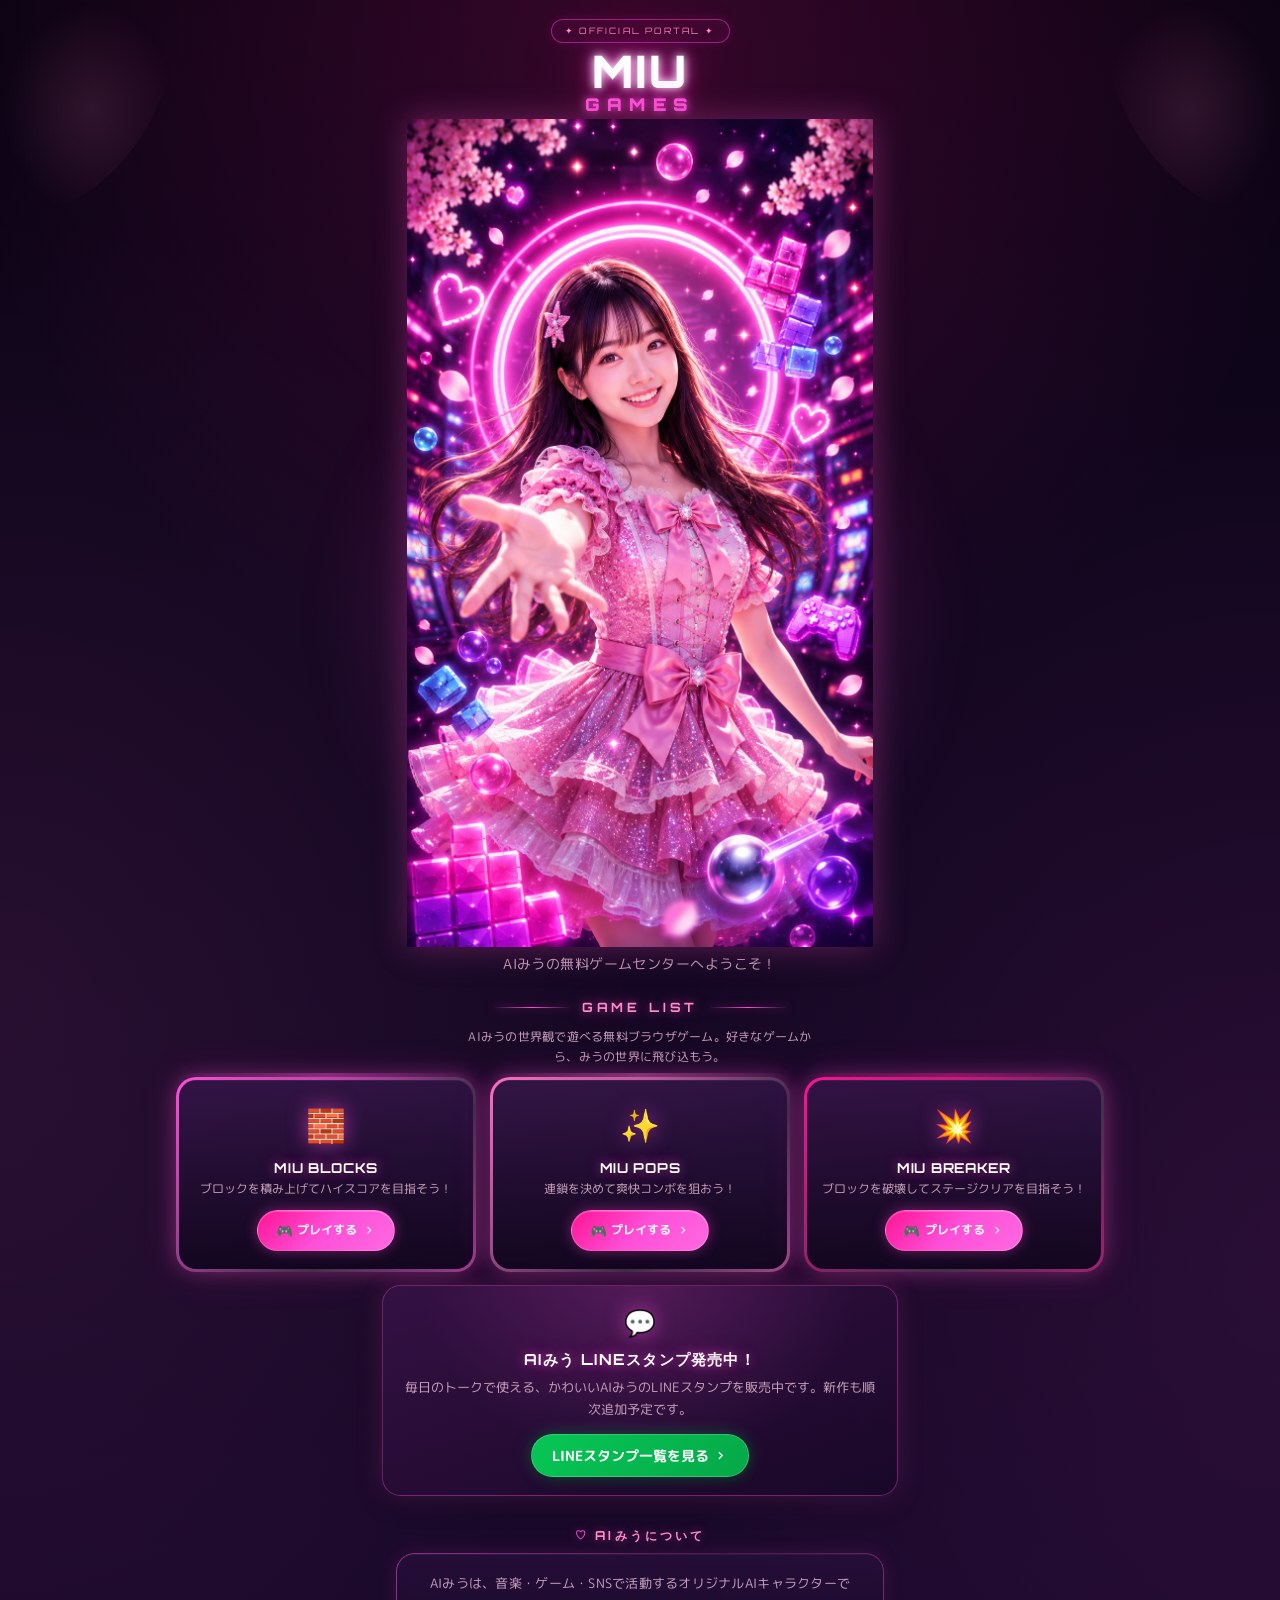
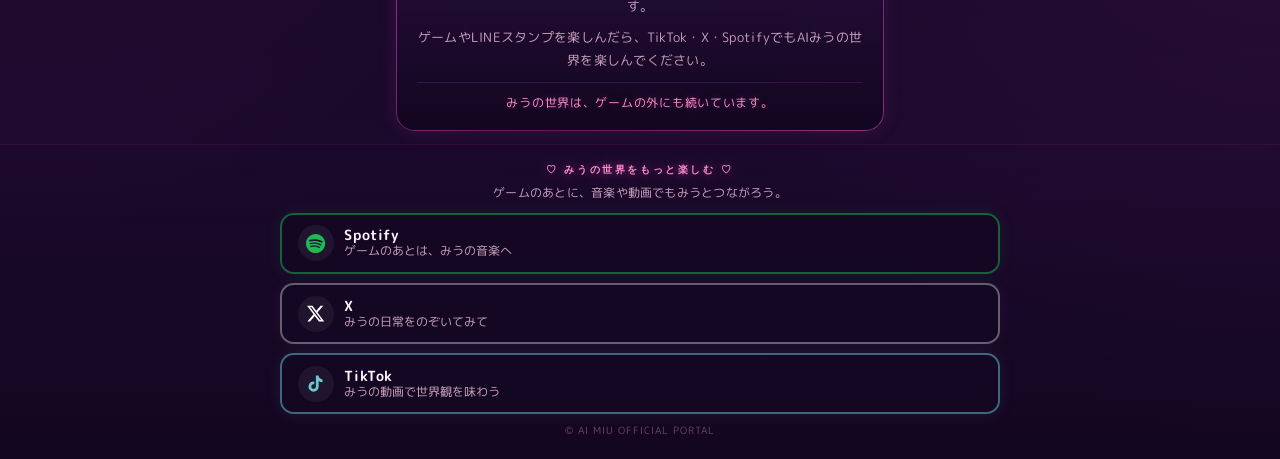
<file: index.html>
<!DOCTYPE html>
<html lang="ja">
  <head>
    <meta charset="UTF-8" />
    <meta name="viewport" content="width=device-width, initial-scale=1.0" />
    <title>MIU GAMES｜AIみうの無料ブラウザゲーム</title>
    <meta
      name="description"
      content="MIU GAMES｜AIみうの無料ブラウザゲーム。MIU BLOCKS・MIU POPS・MIU BREAKERを今すぐプレイ。ゲームのあとはTikTok・X・Spotifyでみうの世界をもっと楽しもう。"
    />
    <meta
      name="keywords"
      content="AIみう,みう,MIU GAMES,AIみう ゲーム,みう 公式,MIU BLOCKS,MIU POPS,MIU BREAKER,バーチャル,無料ゲーム"
    />
    <meta name="author" content="AIみう" />
    <meta name="robots" content="index, follow" />
    <link rel="canonical" href="https://miu-games.vercel.app/" />
    <meta name="theme-color" content="#ff1493" />

    <!-- OGP（SNSシェア用） -->
    <meta property="og:type" content="website" />
    <meta property="og:locale" content="ja_JP" />
    <meta property="og:site_name" content="MIU GAMES" />
    <meta property="og:title" content="MIU GAMES｜AIみうの無料ブラウザゲーム" />
    <meta
      property="og:description"
      content="MIU BLOCKS・MIU POPS・MIU BREAKERの無料ブラウザゲーム。プレイしたあとは、TikTok・X・SpotifyでAIみうの世界へ。"
    />
    <meta property="og:url" content="https://miu-games.vercel.app/" />
    <meta property="og:image" content="https://miu-games.vercel.app/title.png" />
    <meta property="og:image:alt" content="AIみう（みう）の公式キービジュアル" />

    <!-- X（Twitter）カード -->
    <meta name="twitter:card" content="summary_large_image" />
    <meta name="twitter:site" content="@miu_4519" />
    <meta name="twitter:title" content="MIU GAMES｜AIみうの無料ブラウザゲーム" />
    <meta
      name="twitter:description"
      content="MIU BLOCKS・MIU POPS・MIU BREAKERの無料ブラウザゲーム。プレイしたあとは、TikTok・X・SpotifyでAIみうの世界へ。"
    />
    <meta name="twitter:image" content="https://miu-games.vercel.app/title.png" />
    <meta name="twitter:image:alt" content="AIみう（みう）の公式キービジュアル" />

    <link rel="preconnect" href="https://fonts.googleapis.com" />
    <link rel="preconnect" href="https://fonts.gstatic.com" crossorigin />
    <link
      href="https://fonts.googleapis.com/css2?family=Dancing+Script:wght@700&family=M+PLUS+Rounded+1c:wght@400;700;900&family=Orbitron:wght@700;900&display=swap"
      rel="stylesheet"
    />
    <link rel="stylesheet" href="style.css?v=14" />

    <!-- 構造化データ（Googleがサイト内容を理解しやすくする） -->
    <script type="application/ld+json" id="structured-data">
      {
        "@context": "https://schema.org",
        "@graph": [
          {
            "@type": "WebSite",
            "@id": "https://miu-games.vercel.app/#website",
            "url": "https://miu-games.vercel.app/",
            "name": "MIU GAMES",
            "description": "AIみう（みう）の公式ポータルサイト。無料ブラウザゲームとSNSでみうの世界を楽しもう。",
            "inLanguage": "ja",
            "publisher": { "@id": "https://miu-games.vercel.app/#person" }
          },
          {
            "@type": "Person",
            "@id": "https://miu-games.vercel.app/#person",
            "name": "AIみう",
            "alternateName": ["みう", "AI Miu"],
            "description": "ゲーム・音楽・SNSで活動するバーチャルキャラクター",
            "url": "https://miu-games.vercel.app/",
            "sameAs": [
              "https://x.com/miu_4519",
              "https://www.tiktok.com/@miu_4519",
              "https://open.spotify.com/artist/1R4C6DHAIVCRrwCptYNqNw"
            ]
          },
          {
            "@type": "WebPage",
            "@id": "https://miu-games.vercel.app/#webpage",
            "url": "https://miu-games.vercel.app/",
            "name": "MIU GAMES｜AIみうの無料ブラウザゲーム",
            "description": "MIU BLOCKS・MIU POPS・MIU BREAKERの無料ブラウザゲーム。プレイ後はTikTok・X・SpotifyでAIみうの世界へ。",
            "isPartOf": { "@id": "https://miu-games.vercel.app/#website" },
            "about": { "@id": "https://miu-games.vercel.app/#person" },
            "inLanguage": "ja"
          },
          {
            "@type": "ItemList",
            "@id": "https://miu-games.vercel.app/#gamelist",
            "name": "AIみうのゲーム一覧",
            "description": "AIみうの世界観を楽しめる無料ブラウザゲーム",
            "itemListElement": [
              {
                "@type": "ListItem",
                "position": 1,
                "item": {
                  "@type": "VideoGame",
                  "name": "MIU BLOCKS",
                  "description": "AIみうが主役の落ちものパズルゲーム。ブロックを積み上げてハイスコアを目指す無料ブラウザゲーム。",
                  "url": "https://miu-tetris-v2-z.vercel.app",
                  "genre": "Puzzle",
                  "gamePlatform": "Web browser",
                  "offers": { "@type": "Offer", "price": "0", "priceCurrency": "JPY" }
                }
              },
              {
                "@type": "ListItem",
                "position": 2,
                "item": {
                  "@type": "VideoGame",
                  "name": "MIU POPS",
                  "description": "AIみうの世界観で遊ぶ連鎖パズルゲーム。コンボを決めて爽快にスコアを伸ばす無料ブラウザゲーム。",
                  "url": "https://miu-pops.vercel.app",
                  "genre": "Puzzle",
                  "gamePlatform": "Web browser",
                  "offers": { "@type": "Offer", "price": "0", "priceCurrency": "JPY" }
                }
              },
              {
                "@type": "ListItem",
                "position": 3,
                "item": {
                  "@type": "VideoGame",
                  "name": "MIU BREAKER",
                  "description": "AIみうテーマのブロック崩しゲーム。ブロックを破壊してステージクリアを目指す無料ブラウザゲーム。",
                  "url": "https://miu-block-breaker.vercel.app",
                  "genre": "Arcade",
                  "gamePlatform": "Web browser",
                  "offers": { "@type": "Offer", "price": "0", "priceCurrency": "JPY" }
                }
              }
            ]
          }
        ]
      }
    </script>
  </head>
  <body>
    <canvas id="particles" aria-hidden="true"></canvas>
    <div class="decorations" aria-hidden="true">
      <div class="decor decor--game-icon decor--game-1">🎮</div>
      <div class="decor decor--game-icon decor--game-2">🕹️</div>
      <div class="decor decor--game-icon decor--game-3">⭐</div>
      <div class="decor decor--game-icon decor--game-4">👾</div>
      <div class="decor decor--block decor--block-1"></div>
      <div class="decor decor--block decor--block-2"></div>
      <div class="decor decor--block decor--block-3"></div>
      <div class="decor decor--block decor--block-4"></div>
      <div class="decor decor--controller"></div>
      <div class="decor decor--neon-heart decor--neon-heart-1">
        <span class="decor__heart-inner">♥</span>
      </div>
      <div class="decor decor--neon-heart decor--neon-heart-2">
        <span class="decor__heart-inner">♥</span>
      </div>
      <div class="decor decor--neon-heart decor--neon-heart-3">
        <span class="decor__heart-inner">♥</span>
      </div>
      <div class="decor decor--neon-heart decor--neon-heart-4">
        <span class="decor__heart-inner">♥</span>
      </div>
      <div class="decor decor--sakura decor--sakura-1"></div>
      <div class="decor decor--sakura decor--sakura-2"></div>
      <div class="decor decor--sakura decor--sakura-3"></div>
    </div>

    <div class="page">
      <header class="hero fade-in">
        <p class="hero__badge">✦ OFFICIAL PORTAL ✦</p>

        <h1 class="hero__logo">
          <span class="sr-only">AIみうの無料ブラウザゲーム </span>
          <span class="hero__logo-miu" aria-hidden="true">MIU</span>
          <span class="hero__logo-games" aria-hidden="true">GAMES</span>
        </h1>

        <div class="hero__title-wrap">
          <div class="hero__title-glow" aria-hidden="true"></div>
          <img
            id="title-img"
            class="hero__title-img"
            src="title.png"
            alt="AIみう（みう）の公式キービジュアル｜ネオンピンクのゲームセンター"
            width="941"
            height="1672"
          />
        </div>

        <p id="tagline" class="hero__tagline"></p>
      </header>

      <main class="fade-in fade-in--delay-1">
        <section class="games" aria-labelledby="games-heading">
          <h2 id="games-heading" class="section-title">
            <span class="section-title__line" aria-hidden="true"></span>
            <span class="section-title__text">GAME LIST</span>
            <span class="sr-only"> — AIみうの無料ゲーム一覧</span>
            <span class="section-title__line" aria-hidden="true"></span>
          </h2>
          <p class="games__intro" id="games-intro"></p>
          <div id="game-list" class="game-list"></div>
        </section>

        <section class="stamps-promo fade-in fade-in--delay-2" aria-labelledby="stamps-promo-heading">
          <div class="stamps-promo__card">
            <div class="stamps-promo__icon" aria-hidden="true">💬</div>
            <h2 id="stamps-promo-heading" class="stamps-promo__title"></h2>
            <p class="stamps-promo__desc" id="stamps-promo-desc"></p>
            <a class="stamps-promo__btn" id="stamps-promo-btn" href="stamps.html">
              <span id="stamps-promo-btn-label"></span>
              <svg viewBox="0 0 24 24" fill="currentColor" aria-hidden="true"><path d="M8.59 16.59L13.17 12 8.59 7.41 10 6l6 6-6 6z"/></svg>
            </a>
          </div>
        </section>
      </main>

      <section class="about fade-in fade-in--delay-2" aria-labelledby="about-heading">
        <h2 id="about-heading" class="about__title">
          <span class="about__title-icon" aria-hidden="true">♡</span>
          AIみうについて
        </h2>
        <div class="about__card">
          <p class="about__text" id="about-text-1"></p>
          <p class="about__text" id="about-text-2"></p>
          <p class="about__bridge" id="about-bridge"></p>
        </div>
      </section>

      <footer class="footer fade-in fade-in--delay-3">
        <h2 class="footer__label" id="footer-heading"></h2>
        <p class="footer__lead" id="footer-lead"></p>
        <nav id="social-links" class="social-links" aria-label="AIみうの公式SNSリンク"></nav>
        <p class="footer__copy">&copy; AI MIU OFFICIAL PORTAL</p>
      </footer>
    </div>

    <script src="stamps-data.js?v=2"></script>
    <script src="script.js?v=8"></script>
  </body>
</html>
</file>
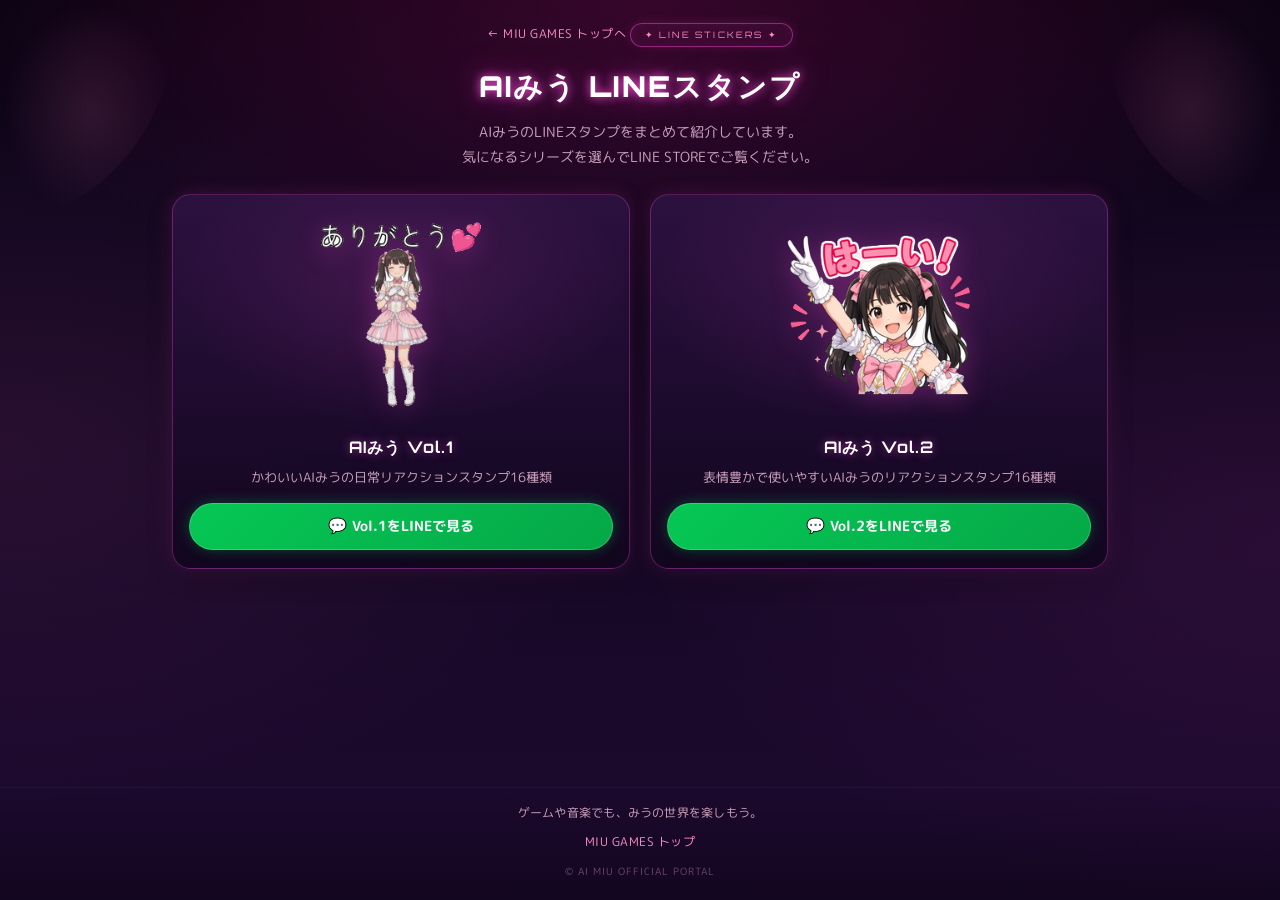
<file: stamps.html>
<!DOCTYPE html>
<html lang="ja">
  <head>
    <meta charset="UTF-8" />
    <meta name="viewport" content="width=device-width, initial-scale=1.0" />
    <title>AIみう LINEスタンプ｜MIU GAMES</title>
    <meta
      name="description"
      content="AIみうのLINEスタンプ一覧。Vol.1・Vol.2など、かわいい日常リアクションスタンプをLINE STOREで販売中です。"
    />
    <meta name="robots" content="index, follow" />
    <link rel="canonical" href="https://miu-games.vercel.app/stamps.html" />
    <meta name="theme-color" content="#ff1493" />

    <meta property="og:type" content="website" />
    <meta property="og:locale" content="ja_JP" />
    <meta property="og:site_name" content="MIU GAMES" />
    <meta property="og:title" content="AIみう LINEスタンプ｜MIU GAMES" />
    <meta
      property="og:description"
      content="AIみうのLINEスタンプをまとめて紹介。気になるシリーズをLINE STOREでチェック。"
    />
    <meta property="og:url" content="https://miu-games.vercel.app/stamps.html" />
    <meta property="og:image" content="https://miu-games.vercel.app/vol1.png" />

    <meta name="twitter:card" content="summary_large_image" />
    <meta name="twitter:site" content="@miu_4519" />
    <meta name="twitter:title" content="AIみう LINEスタンプ｜MIU GAMES" />
    <meta
      name="twitter:description"
      content="AIみうのLINEスタンプをまとめて紹介。気になるシリーズをLINE STOREでチェック。"
    />
    <meta name="twitter:image" content="https://miu-games.vercel.app/vol1.png" />

    <link rel="preconnect" href="https://fonts.googleapis.com" />
    <link rel="preconnect" href="https://fonts.gstatic.com" crossorigin />
    <link
      href="https://fonts.googleapis.com/css2?family=M+PLUS+Rounded+1c:wght@400;700;900&family=Orbitron:wght@700;900&display=swap"
      rel="stylesheet"
    />
    <link rel="stylesheet" href="style.css?v=14" />
  </head>
  <body class="page-stamps">
    <canvas id="particles" aria-hidden="true"></canvas>
    <div class="decorations" aria-hidden="true">
      <div class="decor decor--neon-heart decor--neon-heart-1">
        <span class="decor__heart-inner">♥</span>
      </div>
      <div class="decor decor--neon-heart decor--neon-heart-2">
        <span class="decor__heart-inner">♥</span>
      </div>
      <div class="decor decor--sakura decor--sakura-1"></div>
      <div class="decor decor--sakura decor--sakura-2"></div>
    </div>

    <div class="page">
      <header class="stamps-hero fade-in">
        <a class="stamps-back" href="index.html">← MIU GAMES トップへ</a>
        <p class="hero__badge">✦ LINE STICKERS ✦</p>
        <h1 class="stamps-hero__title">AIみう LINEスタンプ</h1>
        <p class="stamps-hero__desc">
          AIみうのLINEスタンプをまとめて紹介しています。<br />
          気になるシリーズを選んでLINE STOREでご覧ください。
        </p>
      </header>

      <main class="stamps-main fade-in fade-in--delay-1">
        <div id="stamp-list" class="stamp-list"></div>
      </main>

      <footer class="footer fade-in fade-in--delay-2">
        <p class="footer__lead">ゲームや音楽でも、みうの世界を楽しもう。</p>
        <nav class="stamps-footer-nav" aria-label="関連リンク">
          <a class="stamps-footer-link" href="index.html">MIU GAMES トップ</a>
        </nav>
        <p class="footer__copy">&copy; AI MIU OFFICIAL PORTAL</p>
      </footer>
    </div>

    <script src="stamps-data.js?v=2"></script>
    <script src="stamps.js?v=2"></script>
  </body>
</html>
</file>
<file: style.css>
.sr-only {
  position: absolute;
  width: 1px;
  height: 1px;
  padding: 0;
  margin: -1px;
  overflow: hidden;
  clip: rect(0, 0, 0, 0);
  white-space: nowrap;
  border: 0;
}

.game-card__seo {
  position: absolute;
  width: 1px;
  height: 1px;
  padding: 0;
  margin: -1px;
  overflow: hidden;
  clip: rect(0, 0, 0, 0);
  white-space: nowrap;
  border: 0;
}

:root {
  --pink-neon: #ff4fd8;
  --pink-hot: #ff1493;
  --pink-soft: #ff8ec4;
  --pink-light: #ffb7d5;
  --pink-glow: rgba(255, 79, 216, 0.55);
  --purple-deep: #12061f;
  --purple-mid: #1e0a30;
  --purple-card: rgba(30, 10, 48, 0.85);
  --text-main: #fff5fc;
  --text-muted: #c9a0bb;
  --font-display: "Orbitron", sans-serif;
  --font-body: "M PLUS Rounded 1c", sans-serif;
  --font-accent: "Dancing Script", cursive;
}

*,
*::before,
*::after {
  box-sizing: border-box;
  margin: 0;
  padding: 0;
}

html {
  scroll-behavior: smooth;
}

body {
  min-height: 100dvh;
  font-family: var(--font-body);
  color: var(--text-main);
  background: var(--purple-deep);
  overflow-x: hidden;
  line-height: 1.6;
}

#particles {
  position: fixed;
  inset: 0;
  z-index: 0;
  pointer-events: none;
}

/* ---- Background Decorations ---- */

.decorations {
  position: fixed;
  inset: 0;
  z-index: 0;
  pointer-events: none;
  overflow: hidden;
}

.decor--block {
  position: absolute;
  border-radius: 4px;
  opacity: 0.15;
  filter: blur(0.5px);
  animation: float-block 6s ease-in-out infinite;
}

.decor--block-1 {
  width: 28px;
  height: 28px;
  top: 18%;
  left: 6%;
  background: #ff4fd8;
  box-shadow: 0 0 20px rgba(255, 79, 216, 0.5);
  animation-delay: 0s;
}

.decor--block-2 {
  width: 22px;
  height: 22px;
  top: 42%;
  right: 8%;
  background: #6ecbff;
  box-shadow: 0 0 20px rgba(110, 203, 255, 0.4);
  animation-delay: -2s;
}

.decor--block-3 {
  width: 20px;
  height: 20px;
  bottom: 30%;
  left: 10%;
  background: #ffe066;
  box-shadow: 0 0 20px rgba(255, 224, 102, 0.4);
  animation-delay: -4s;
}

.decor--block-4 {
  width: 16px;
  height: 16px;
  top: 65%;
  right: 12%;
  background: #ff69e0;
  box-shadow: 0 0 18px rgba(255, 105, 224, 0.45);
  animation-delay: -3s;
}

.decor--game-icon {
  position: absolute;
  font-size: 1.4rem;
  opacity: 0.12;
  filter: drop-shadow(0 0 8px rgba(255, 79, 216, 0.6));
  animation: float-game-icon 7s ease-in-out infinite;
  pointer-events: none;
}

.decor--game-1 {
  top: 15%;
  left: 4%;
  animation-delay: 0s;
}

.decor--game-2 {
  top: 38%;
  right: 3%;
  font-size: 1.1rem;
  animation-delay: -2s;
}

.decor--game-3 {
  bottom: 35%;
  left: 5%;
  font-size: 1rem;
  animation-delay: -4s;
}

.decor--game-4 {
  bottom: 18%;
  right: 6%;
  font-size: 1.2rem;
  animation-delay: -1s;
}

@keyframes float-game-icon {
  0%,
  100% {
    transform: translateY(0) rotate(-5deg);
    opacity: 0.1;
  }
  50% {
    transform: translateY(-12px) rotate(5deg);
    opacity: 0.18;
  }
}

.decor--controller {
  position: absolute;
  top: 28%;
  right: 5%;
  width: 48px;
  height: 32px;
  border-radius: 12px;
  border: 2px solid rgba(255, 79, 216, 0.3);
  opacity: 0.2;
  animation: float-block 5s ease-in-out infinite -1s;
}

.decor--controller::before {
  content: "";
  position: absolute;
  top: 50%;
  left: 8px;
  transform: translateY(-50%);
  width: 10px;
  height: 10px;
  border-radius: 50%;
  background: rgba(255, 79, 216, 0.5);
  box-shadow: 14px 0 0 rgba(255, 79, 216, 0.3);
}

.decor--heart {
  position: absolute;
  font-size: 1.2rem;
  color: var(--pink-neon);
  opacity: 0.25;
  text-shadow: 0 0 12px var(--pink-glow);
  animation: pulse-heart 3s ease-in-out infinite;
}

.decor--neon-heart {
  position: absolute;
  display: flex;
  align-items: center;
  justify-content: center;
  animation: float-neon-heart 4s ease-in-out infinite;
}

.decor__heart-inner {
  font-size: 1rem;
  color: var(--pink-neon);
  text-shadow:
    0 0 6px #fff,
    0 0 12px var(--pink-neon),
    0 0 24px var(--pink-hot),
    0 0 40px rgba(255, 20, 147, 0.5);
  filter: drop-shadow(0 0 8px rgba(255, 79, 216, 0.8));
}

.decor--neon-heart-1 {
  top: 10%;
  right: 8%;
  animation-delay: 0s;
}

.decor--neon-heart-1 .decor__heart-inner {
  font-size: 1.3rem;
}

.decor--neon-heart-2 {
  bottom: 28%;
  left: 7%;
  animation-delay: -1.2s;
}

.decor--neon-heart-2 .decor__heart-inner {
  font-size: 0.85rem;
}

.decor--neon-heart-3 {
  top: 48%;
  left: 3%;
  animation-delay: -2.4s;
}

.decor--neon-heart-3 .decor__heart-inner {
  font-size: 1.5rem;
}

.decor--neon-heart-4 {
  bottom: 12%;
  right: 10%;
  animation-delay: -0.6s;
}

.decor--neon-heart-4 .decor__heart-inner {
  font-size: 1rem;
}

@keyframes float-neon-heart {
  0%,
  100% {
    transform: translateY(0) scale(1);
  }
  50% {
    transform: translateY(-8px) scale(1.08);
  }
}

.decor--sakura {
  position: absolute;
  width: 20px;
  height: 20px;
  opacity: 0.25;
  animation: fall-sakura 12s linear infinite;
}

.decor--sakura::before,
.decor--sakura::after {
  content: "";
  position: absolute;
  width: 10px;
  height: 10px;
  border-radius: 50% 0 50% 0;
  background: radial-gradient(circle at 30% 30%, #ffb7d5, #ff8ec4);
  box-shadow: 0 0 6px rgba(255, 140, 190, 0.5);
}

.decor--sakura::before {
  top: 0;
  left: 0;
}

.decor--sakura::after {
  bottom: 0;
  right: 0;
  transform: rotate(45deg);
}

.decor--sakura-1 {
  top: -5%;
  left: 8%;
  animation-duration: 14s;
}

.decor--sakura-2 {
  top: -5%;
  right: 12%;
  animation-duration: 11s;
  animation-delay: -4s;
}

.decor--sakura-3 {
  top: -5%;
  left: 45%;
  animation-duration: 16s;
  animation-delay: -7s;
}

@keyframes fall-sakura {
  0% {
    transform: translateY(0) rotate(0deg) translateX(0);
    opacity: 0;
  }
  10% {
    opacity: 0.25;
  }
  90% {
    opacity: 0.2;
  }
  100% {
    transform: translateY(110vh) rotate(360deg) translateX(30px);
    opacity: 0;
  }
}

@keyframes float-block {
  0%,
  100% {
    transform: translateY(0) rotate(0deg);
  }
  50% {
    transform: translateY(-14px) rotate(8deg);
  }
}

@keyframes pulse-heart {
  0%,
  100% {
    transform: scale(1);
    opacity: 0.2;
  }
  50% {
    transform: scale(1.15);
    opacity: 0.35;
  }
}

@keyframes spin-sakura {
  from {
    transform: rotate(0deg);
  }
  to {
    transform: rotate(360deg);
  }
}

/* ---- Scroll Fade-in ---- */

.fade-in,
.fade-in-card,
.social-btn {
  opacity: 0;
  transform: translateY(24px);
  transition:
    opacity 0.7s cubic-bezier(0.22, 1, 0.36, 1),
    transform 0.7s cubic-bezier(0.22, 1, 0.36, 1);
}

.fade-in.is-visible,
.fade-in-card.is-visible,
.social-btn.is-visible {
  opacity: 1;
  transform: translateY(0);
}

.fade-in--delay-1.is-visible {
  transition-delay: 0.1s;
}

.fade-in--delay-2.is-visible {
  transition-delay: 0.2s;
}

.fade-in--delay-3.is-visible {
  transition-delay: 0.3s;
}

.fade-in-card.is-visible {
  transition-delay: var(--card-delay, 0s);
}

.social-btn.is-visible:nth-child(1) {
  transition-delay: 0.05s;
}

.social-btn.is-visible:nth-child(2) {
  transition-delay: 0.15s;
}

.social-btn.is-visible:nth-child(3) {
  transition-delay: 0.25s;
}

@media (prefers-reduced-motion: reduce) {
  .fade-in,
  .fade-in-card,
  .social-btn {
    opacity: 1;
    transform: none;
    transition: none;
  }
}

/* ---- Page Layout ---- */

.page {
  position: relative;
  z-index: 1;
  min-height: 100dvh;
  display: flex;
  flex-direction: column;
  background:
    radial-gradient(ellipse 90% 60% at 50% 0%, rgba(255, 20, 147, 0.18), transparent 60%),
    radial-gradient(ellipse 50% 40% at 0% 50%, rgba(255, 110, 199, 0.08), transparent),
    radial-gradient(ellipse 50% 40% at 100% 60%, rgba(255, 79, 216, 0.08), transparent),
    linear-gradient(180deg, #0a0312 0%, var(--purple-deep) 30%, var(--purple-mid) 100%);
}

.page::before,
.page::after {
  content: "";
  position: fixed;
  top: 0;
  width: 180px;
  height: 220px;
  background: radial-gradient(ellipse at center, rgba(255, 140, 190, 0.12), transparent 70%);
  pointer-events: none;
  z-index: 0;
}

.page::before {
  left: 0;
  border-radius: 0 0 100% 0;
}

.page::after {
  right: 0;
  border-radius: 0 0 0 100%;
}

/* ---- Hero ---- */

.hero {
  text-align: center;
  padding: 0.75rem 1rem 0.25rem;
  position: relative;
  flex-shrink: 0;
}

.hero__badge {
  display: inline-block;
  font-family: var(--font-display);
  font-size: 0.55rem;
  letter-spacing: 0.25em;
  color: var(--pink-soft);
  border: 1px solid rgba(255, 79, 216, 0.45);
  border-radius: 999px;
  padding: 0.25rem 0.85rem;
  margin-bottom: 0.4rem;
  background: rgba(255, 79, 216, 0.06);
  box-shadow:
    0 0 12px rgba(255, 79, 216, 0.15),
    inset 0 0 12px rgba(255, 79, 216, 0.05);
  animation: pulse-badge 3s ease-in-out infinite;
}

@keyframes pulse-badge {
  0%,
  100% {
    box-shadow: 0 0 12px rgba(255, 79, 216, 0.15);
  }
  50% {
    box-shadow: 0 0 28px rgba(255, 79, 216, 0.35);
  }
}

.hero__logo {
  font-family: var(--font-display);
  font-weight: 900;
  line-height: 1;
  margin-bottom: 0.35rem;
}

.hero__logo-miu {
  display: block;
  font-size: clamp(1.8rem, 7vw, 2.8rem);
  color: #fff;
  letter-spacing: 0.05em;
  text-shadow:
    0 0 8px #fff,
    0 0 16px var(--pink-neon),
    0 0 32px var(--pink-glow),
    0 0 64px rgba(255, 20, 147, 0.5),
    0 0 96px rgba(255, 79, 216, 0.3);
  animation: logo-glow 3s ease-in-out infinite;
}

.hero__logo-games {
  display: block;
  font-size: clamp(0.75rem, 3vw, 1.1rem);
  letter-spacing: 0.4em;
  color: var(--pink-neon);
  margin-top: 0.1em;
  text-shadow:
    0 0 8px var(--pink-neon),
    0 0 20px var(--pink-glow),
    0 0 40px rgba(255, 20, 147, 0.4);
  animation: logo-glow 3s ease-in-out infinite 0.5s;
}

@keyframes logo-glow {
  0%,
  100% {
    filter: brightness(1);
  }
  50% {
    filter: brightness(1.15);
  }
}

.hero__title-wrap {
  position: relative;
  width: min(100%, 800px);
  height: clamp(600px, 88vh, 1200px);
  margin: 0.25rem auto 0.4rem;
  display: flex;
  align-items: flex-end;
  justify-content: center;
  overflow: visible;
}

.hero__title-glow {
  position: absolute;
  inset: 20% 10% 0;
  background: radial-gradient(ellipse, rgba(255, 79, 216, 0.3), transparent 70%);
  filter: blur(24px);
  z-index: 0;
  animation: glow-pulse 4s ease-in-out infinite;
  pointer-events: none;
}

@keyframes glow-pulse {
  0%,
  100% {
    opacity: 0.6;
    transform: scale(1);
  }
  50% {
    opacity: 1;
    transform: scale(1.05);
  }
}

.hero__title-img {
  position: relative;
  z-index: 1;
  max-width: 100%;
  max-height: 100%;
  width: auto;
  height: auto;
  object-fit: contain;
  object-position: center bottom;
  display: block;
  filter: drop-shadow(0 0 16px rgba(255, 79, 216, 0.35))
    drop-shadow(0 4px 10px rgba(0, 0, 0, 0.3));
}

.hero__tagline {
  font-size: clamp(0.75rem, 2.8vw, 0.9rem);
  color: var(--text-muted);
  max-width: 22rem;
  margin: 0 auto 0.5rem;
  letter-spacing: 0.03em;
  line-height: 1.4;
}

/* ---- Games Section ---- */

main {
  flex: 1;
  padding: 0.25rem 0.75rem 0.5rem;
  max-width: 960px;
  width: 100%;
  margin: 0 auto;
}

.section-title {
  display: flex;
  align-items: center;
  justify-content: center;
  gap: 0.6rem;
  margin-bottom: 0.6rem;
}

.section-title__text {
  font-family: var(--font-display);
  font-size: clamp(0.65rem, 2vw, 0.8rem);
  letter-spacing: 0.3em;
  color: var(--pink-soft);
  white-space: nowrap;
  text-shadow:
    0 0 10px var(--pink-glow),
    0 0 20px rgba(255, 79, 216, 0.4);
}

.section-title__line {
  flex: 1;
  max-width: 80px;
  height: 1px;
  background: linear-gradient(90deg, transparent, var(--pink-neon), transparent);
  box-shadow: 0 0 8px var(--pink-glow);
}

.game-list {
  display: grid;
  grid-template-columns: repeat(3, 1fr);
  gap: 0.5rem;
}

@media (min-width: 640px) {
  .game-list {
    gap: 0.85rem;
  }
}

.games__intro {
  text-align: center;
  font-size: clamp(0.65rem, 2.2vw, 0.78rem);
  color: var(--text-muted);
  line-height: 1.6;
  max-width: 22rem;
  margin: -0.25rem auto 0.6rem;
  letter-spacing: 0.02em;
}

/* ---- About Section ---- */

.about {
  padding: 0.5rem 0.75rem 0.6rem;
  max-width: 520px;
  width: 100%;
  margin: 0 auto;
}

.about__title {
  display: flex;
  align-items: center;
  justify-content: center;
  gap: 0.4rem;
  font-family: var(--font-display);
  font-size: clamp(0.65rem, 2.2vw, 0.78rem);
  letter-spacing: 0.25em;
  color: var(--pink-soft);
  margin-bottom: 0.5rem;
  text-shadow: 0 0 10px var(--pink-glow);
}

.about__title-icon {
  font-size: 0.85em;
  color: var(--pink-neon);
  text-shadow: 0 0 8px var(--pink-glow);
}

.about__card {
  position: relative;
  padding: 0.85rem 1rem;
  border-radius: 1rem;
  text-align: center;
  background: linear-gradient(
    180deg,
    rgba(40, 15, 60, 0.75) 0%,
    rgba(18, 6, 31, 0.85) 100%
  );
  border: 1px solid rgba(255, 79, 216, 0.25);
  box-shadow:
    0 0 20px rgba(255, 79, 216, 0.12),
    inset 0 1px 0 rgba(255, 255, 255, 0.05);
  backdrop-filter: blur(8px);
  -webkit-backdrop-filter: blur(8px);
}

.about__card::before {
  content: "";
  position: absolute;
  inset: -1px;
  border-radius: inherit;
  padding: 1px;
  background: linear-gradient(
    135deg,
    rgba(255, 79, 216, 0.4),
    transparent 50%,
    rgba(255, 110, 199, 0.3)
  );
  -webkit-mask:
    linear-gradient(#fff 0 0) content-box,
    linear-gradient(#fff 0 0);
  mask:
    linear-gradient(#fff 0 0) content-box,
    linear-gradient(#fff 0 0);
  -webkit-mask-composite: xor;
  mask-composite: exclude;
  pointer-events: none;
}

.about__text {
  font-size: clamp(0.7rem, 2.4vw, 0.82rem);
  color: var(--text-muted);
  line-height: 1.75;
  letter-spacing: 0.02em;
}

.about__text + .about__text {
  margin-top: 0.5rem;
}

.about__bridge {
  margin-top: 0.65rem;
  padding-top: 0.6rem;
  border-top: 1px solid rgba(255, 79, 216, 0.15);
  font-size: clamp(0.65rem, 2.2vw, 0.75rem);
  color: var(--pink-soft);
  letter-spacing: 0.06em;
  text-shadow: 0 0 8px rgba(255, 79, 216, 0.3);
}

@media (min-width: 640px) {
  .about {
    padding: 0.75rem 1rem 0.85rem;
  }

  .about__card {
    padding: 1.1rem 1.25rem;
    border-radius: 1.15rem;
  }
}

/* ---- LINE Stamps Promo (Top page) ---- */

.stamps-promo {
  margin: 0.85rem auto 0.35rem;
  max-width: 520px;
  padding: 0 0.15rem;
}

.stamps-promo__card {
  position: relative;
  text-align: center;
  padding: 1rem 1rem 1.1rem;
  border-radius: 1.15rem;
  background: linear-gradient(
    160deg,
    rgba(55, 18, 70, 0.9) 0%,
    rgba(25, 8, 40, 0.95) 100%
  );
  border: 1px solid rgba(255, 79, 216, 0.35);
  box-shadow:
    0 0 24px rgba(255, 79, 216, 0.18),
    0 8px 24px rgba(0, 0, 0, 0.25);
  overflow: hidden;
}

.stamps-promo__card::before {
  content: "";
  position: absolute;
  inset: 0;
  background: radial-gradient(
    ellipse at 50% 0%,
    rgba(255, 79, 216, 0.18),
    transparent 60%
  );
  pointer-events: none;
}

.stamps-promo__icon {
  position: relative;
  font-size: 1.6rem;
  margin-bottom: 0.35rem;
  filter: drop-shadow(0 0 10px var(--pink-glow));
}

.stamps-promo__title {
  position: relative;
  font-family: var(--font-display);
  font-size: clamp(0.78rem, 2.8vw, 0.95rem);
  letter-spacing: 0.08em;
  color: #fff;
  margin-bottom: 0.45rem;
  text-shadow:
    0 0 10px var(--pink-glow),
    0 0 20px rgba(255, 79, 216, 0.35);
  line-height: 1.4;
}

.stamps-promo__desc {
  position: relative;
  font-size: clamp(0.68rem, 2.3vw, 0.8rem);
  color: var(--text-muted);
  line-height: 1.7;
  margin-bottom: 0.85rem;
}

.stamps-promo__btn {
  position: relative;
  display: inline-flex;
  align-items: center;
  justify-content: center;
  gap: 0.3rem;
  padding: 0.6rem 1.25rem;
  border-radius: 999px;
  font-family: var(--font-body);
  font-size: clamp(0.72rem, 2.4vw, 0.85rem);
  font-weight: 700;
  color: #fff;
  text-decoration: none;
  background: linear-gradient(135deg, #06c755 0%, #05a848 100%);
  border: 1px solid rgba(255, 255, 255, 0.2);
  box-shadow:
    0 0 16px rgba(6, 199, 85, 0.35),
    0 4px 12px rgba(0, 0, 0, 0.25);
  transition:
    transform 0.2s ease,
    box-shadow 0.2s ease;
}

.stamps-promo__btn svg {
  width: 0.95rem;
  height: 0.95rem;
}

.stamps-promo__btn:hover {
  transform: scale(1.04);
  box-shadow:
    0 0 28px rgba(6, 199, 85, 0.5),
    0 6px 16px rgba(0, 0, 0, 0.3);
}

/* ---- Stamps listing page ---- */

.stamps-hero {
  text-align: center;
  padding: 1.25rem 1rem 0.5rem;
}

.stamps-back {
  display: inline-block;
  margin-bottom: 0.75rem;
  font-size: 0.75rem;
  color: var(--pink-soft);
  text-decoration: none;
  letter-spacing: 0.04em;
  transition: color 0.2s ease;
}

.stamps-back:hover {
  color: #fff;
  text-shadow: 0 0 10px var(--pink-glow);
}

.stamps-hero__title {
  font-family: var(--font-display);
  font-size: clamp(1.2rem, 5vw, 1.8rem);
  font-weight: 900;
  letter-spacing: 0.08em;
  color: #fff;
  margin: 0.5rem 0 0.65rem;
  text-shadow:
    0 0 10px var(--pink-neon),
    0 0 30px var(--pink-glow);
}

.stamps-hero__desc {
  font-size: clamp(0.75rem, 2.6vw, 0.9rem);
  color: var(--text-muted);
  line-height: 1.75;
  max-width: 26rem;
  margin: 0 auto;
}

.stamps-main {
  flex: 1;
  width: 100%;
  max-width: 960px;
  margin: 0 auto;
  padding: 1rem 0.75rem 1.5rem;
}

.stamp-list {
  display: grid;
  grid-template-columns: 1fr;
  gap: 1rem;
}

@media (min-width: 640px) {
  .stamp-list {
    grid-template-columns: repeat(2, 1fr);
    gap: 1.25rem;
  }
}

.stamp-card {
  display: flex;
  flex-direction: column;
  border-radius: 1.15rem;
  overflow: hidden;
  background: linear-gradient(
    180deg,
    rgba(45, 18, 65, 0.95) 0%,
    rgba(18, 6, 31, 0.98) 100%
  );
  border: 1px solid rgba(255, 79, 216, 0.3);
  box-shadow:
    0 0 18px rgba(255, 79, 216, 0.15),
    0 8px 24px rgba(0, 0, 0, 0.3);
  transition:
    transform 0.35s ease,
    box-shadow 0.35s ease;
}

.stamp-card:hover {
  transform: translateY(-6px);
  box-shadow:
    0 0 28px rgba(255, 79, 216, 0.3),
    0 14px 32px rgba(0, 0, 0, 0.35);
}

.stamp-card__media {
  display: flex;
  align-items: center;
  justify-content: center;
  padding: 1.25rem 1rem 0.75rem;
  background: radial-gradient(
    ellipse at 50% 40%,
    rgba(255, 79, 216, 0.12),
    transparent 70%
  );
  min-height: 160px;
}

.stamp-card__img {
  max-width: 100%;
  max-height: 200px;
  width: auto;
  height: auto;
  object-fit: contain;
  border-radius: 0.75rem;
  filter: drop-shadow(0 4px 12px rgba(255, 79, 216, 0.25));
}

.stamp-card__img--missing {
  opacity: 0.4;
  min-height: 120px;
  background: rgba(255, 79, 216, 0.08);
}

.stamp-card__body {
  display: flex;
  flex-direction: column;
  flex: 1;
  padding: 0.5rem 1rem 1.15rem;
  text-align: center;
}

.stamp-card__title {
  font-family: var(--font-display);
  font-size: clamp(0.85rem, 2.8vw, 1rem);
  letter-spacing: 0.06em;
  color: #fff;
  margin-bottom: 0.4rem;
  text-shadow: 0 0 10px var(--pink-glow);
}

.stamp-card__desc {
  font-size: clamp(0.7rem, 2.3vw, 0.8rem);
  color: var(--text-muted);
  line-height: 1.65;
  margin-bottom: 0.9rem;
  flex: 1;
}

.stamp-card__btn {
  display: inline-flex;
  align-items: center;
  justify-content: center;
  gap: 0.35rem;
  width: 100%;
  padding: 0.65rem 1rem;
  border-radius: 999px;
  font-family: var(--font-body);
  font-size: clamp(0.72rem, 2.4vw, 0.85rem);
  font-weight: 700;
  color: #fff;
  text-decoration: none;
  background: linear-gradient(135deg, #06c755 0%, #05a848 100%);
  border: 1px solid rgba(255, 255, 255, 0.2);
  box-shadow:
    0 0 14px rgba(6, 199, 85, 0.35),
    0 3px 10px rgba(0, 0, 0, 0.25);
  transition:
    transform 0.2s ease,
    box-shadow 0.2s ease;
}

.stamp-card__btn-icon {
  font-size: 0.95rem;
}

.stamp-card__btn:hover {
  transform: scale(1.03);
  box-shadow:
    0 0 26px rgba(6, 199, 85, 0.5),
    0 5px 14px rgba(0, 0, 0, 0.3);
}

.stamps-footer-nav {
  display: flex;
  justify-content: center;
  gap: 0.75rem;
  margin-bottom: 0.75rem;
}

.stamps-footer-link {
  font-size: 0.75rem;
  color: var(--pink-soft);
  text-decoration: none;
  letter-spacing: 0.04em;
}

.stamps-footer-link:hover {
  color: #fff;
  text-shadow: 0 0 8px var(--pink-glow);
}

/* ---- Game Card (3D Premium) ---- */

.game-card {
  perspective: 900px;
  transition: transform 0.1s ease;
}

.game-card__frame {
  position: relative;
  padding: 2px;
  border-radius: 1rem;
  height: 100%;
  background: linear-gradient(
    135deg,
    var(--card-accent, var(--pink-neon)),
    rgba(255, 255, 255, 0.15),
    var(--card-accent, var(--pink-hot)),
    rgba(255, 79, 216, 0.4)
  );
  background-size: 200% 200%;
  animation: border-shimmer 4s ease infinite;
  box-shadow:
    0 0 20px rgba(255, 79, 216, 0.35),
    0 0 40px rgba(255, 79, 216, 0.15),
    0 6px 20px rgba(0, 0, 0, 0.35);
  transition:
    transform 0.45s cubic-bezier(0.22, 1, 0.36, 1),
    box-shadow 0.45s ease;
}

@keyframes border-shimmer {
  0%,
  100% {
    background-position: 0% 50%;
  }
  50% {
    background-position: 100% 50%;
  }
}

.game-card__glow {
  position: absolute;
  inset: -4px;
  border-radius: inherit;
  background: radial-gradient(ellipse at 50% 0%, var(--card-accent, var(--pink-neon)), transparent 70%);
  opacity: 0.35;
  z-index: 0;
  pointer-events: none;
  transition: opacity 0.45s ease;
}

.game-card:hover .game-card__glow {
  opacity: 0.7;
}

@media (min-width: 640px) {
  .game-card__frame {
    padding: 3px;
    border-radius: 1.25rem;
  }
}

.game-card:hover .game-card__frame {
  transform: translateY(-10px) rotateX(4deg) scale(1.03);
  box-shadow:
    0 0 30px rgba(255, 79, 216, 0.6),
    0 0 60px rgba(255, 79, 216, 0.3),
    0 0 90px rgba(255, 20, 147, 0.15),
    0 16px 40px rgba(0, 0, 0, 0.45);
}

.game-card:hover .game-card__icon {
  transform: scale(1.15) translateY(-2px);
  filter: drop-shadow(0 0 16px var(--pink-glow));
}

.game-card:hover .game-card__title {
  text-shadow:
    0 0 12px var(--pink-glow),
    0 0 24px rgba(255, 79, 216, 0.5),
    0 1px 3px rgba(0, 0, 0, 0.5);
}

.game-card__inner {
  position: relative;
  z-index: 1;
  display: flex;
  flex-direction: column;
  align-items: center;
  text-align: center;
  padding: 0.75rem 0.5rem 0.85rem;
  border-radius: calc(1rem - 3px);
  background:
    linear-gradient(180deg, rgba(45, 18, 65, 0.97) 0%, rgba(18, 6, 31, 0.99) 100%);
  overflow: hidden;
  height: 100%;
  box-shadow: inset 0 1px 0 rgba(255, 255, 255, 0.06);
}

@media (min-width: 640px) {
  .game-card__inner {
    padding: 1.25rem 0.85rem 1.1rem;
    border-radius: calc(1.25rem - 3px);
  }
}

.game-card__shine {
  position: absolute;
  top: 0;
  left: -100%;
  width: 60%;
  height: 100%;
  background: linear-gradient(
    90deg,
    transparent,
    rgba(255, 255, 255, 0.04),
    transparent
  );
  transform: skewX(-20deg);
  animation: card-shine 6s ease-in-out infinite;
}

@keyframes card-shine {
  0%,
  100% {
    left: -100%;
  }
  50% {
    left: 150%;
  }
}

.game-card__icon {
  font-size: 1.4rem;
  margin-bottom: 0.3rem;
  filter: drop-shadow(0 0 10px var(--pink-glow));
  transition:
    transform 0.45s cubic-bezier(0.22, 1, 0.36, 1),
    filter 0.45s ease;
}

@media (min-width: 640px) {
  .game-card__icon {
    font-size: 2rem;
    margin-bottom: 0.5rem;
  }
}

.game-card__title {
  font-family: var(--font-display);
  font-size: clamp(0.55rem, 2.2vw, 0.85rem);
  font-weight: 700;
  letter-spacing: 0.05em;
  color: #fff;
  margin-bottom: 0.25rem;
  text-shadow:
    0 0 10px var(--pink-glow),
    0 0 20px rgba(255, 79, 216, 0.3),
    0 1px 3px rgba(0, 0, 0, 0.5);
  line-height: 1.3;
  transition: text-shadow 0.45s ease;
}

.game-card__desc {
  font-size: clamp(0.6rem, 2vw, 0.75rem);
  color: var(--text-muted);
  margin-bottom: 0.5rem;
  flex: 1;
  line-height: 1.45;
  display: -webkit-box;
  -webkit-line-clamp: 3;
  -webkit-box-orient: vertical;
  overflow: hidden;
}

@media (min-width: 640px) {
  .game-card__desc {
    margin-bottom: 0.75rem;
  }
}

.game-card__btn {
  display: inline-flex;
  align-items: center;
  justify-content: center;
  gap: 0.2rem;
  width: 100%;
  padding: 0.4rem 0.5rem;
  border-radius: 999px;
  font-family: var(--font-body);
  font-size: clamp(0.6rem, 2vw, 0.78rem);
  font-weight: 700;
  color: #fff;
  text-decoration: none;
  background: linear-gradient(135deg, var(--pink-hot) 0%, var(--pink-neon) 50%, #ff69e0 100%);
  border: 1px solid rgba(255, 255, 255, 0.2);
  box-shadow:
    0 0 14px rgba(255, 79, 216, 0.4),
    0 2px 8px rgba(0, 0, 0, 0.25),
    inset 0 1px 0 rgba(255, 255, 255, 0.2);
  transition:
    transform 0.2s ease,
    box-shadow 0.2s ease;
}

.game-card__btn-icon {
  font-size: 0.75rem;
}

.game-card__btn svg {
  width: 0.75rem;
  height: 0.75rem;
  opacity: 0.9;
  flex-shrink: 0;
}

@media (min-width: 640px) {
  .game-card__btn {
    width: auto;
    padding: 0.55rem 1.1rem;
    gap: 0.3rem;
  }

  .game-card__btn-icon {
    font-size: 0.85rem;
  }

  .game-card__btn svg {
    width: 0.9rem;
    height: 0.9rem;
  }
}

.game-card__btn:hover {
  transform: scale(1.06);
  box-shadow:
    0 0 32px rgba(255, 79, 216, 0.7),
    0 6px 16px rgba(0, 0, 0, 0.35);
}

.game-card__btn:active {
  transform: scale(0.97);
}

/* ---- Footer / SNS ---- */

.footer {
  text-align: center;
  padding: 0.6rem 0.75rem 0.85rem;
  border-top: 1px solid rgba(255, 79, 216, 0.12);
  background: linear-gradient(180deg, transparent, rgba(10, 3, 18, 0.5));
  flex-shrink: 0;
}

.footer__label {
  font-family: var(--font-display);
  font-size: 0.55rem;
  letter-spacing: 0.25em;
  color: var(--pink-soft);
  margin-bottom: 0.35rem;
  text-shadow: 0 0 10px var(--pink-glow);
}

.footer__lead {
  font-size: clamp(0.65rem, 2.2vw, 0.75rem);
  color: var(--text-muted);
  margin-bottom: 0.5rem;
  line-height: 1.5;
  letter-spacing: 0.02em;
}

.social-links {
  display: flex;
  flex-direction: column;
  align-items: center;
  gap: 0.4rem;
  max-width: 480px;
  margin: 0 auto 0.5rem;
}

@media (min-width: 640px) {
  .footer {
    padding: 1rem 1.25rem 1.25rem;
  }

  .footer__label {
    font-size: 0.65rem;
    margin-bottom: 0.4rem;
  }

  .footer__lead {
    margin-bottom: 0.65rem;
  }

  .social-links {
    gap: 0.6rem;
    max-width: 720px;
  }
}

.social-btn {
  display: flex;
  align-items: center;
  gap: 0.65rem;
  width: 100%;
  padding: 0.5rem 0.75rem;
  border-radius: 0.75rem;
  font-family: var(--font-body);
  text-decoration: none;
  color: var(--text-main);
  background: rgba(20, 8, 35, 0.8);
  border: 2px solid rgba(255, 79, 216, 0.3);
  backdrop-filter: blur(8px);
  -webkit-backdrop-filter: blur(8px);
  transition:
    transform 0.25s ease,
    box-shadow 0.25s ease,
    border-color 0.25s ease;
}

@media (min-width: 640px) {
  .social-btn {
    padding: 0.65rem 1rem;
    border-radius: 0.85rem;
  }
}

.social-btn__icon {
  display: flex;
  align-items: center;
  justify-content: center;
  width: 1.75rem;
  height: 1.75rem;
  border-radius: 50%;
  flex-shrink: 0;
  background: rgba(255, 255, 255, 0.05);
}

.social-btn__icon svg {
  width: 1rem;
  height: 1rem;
}

@media (min-width: 640px) {
  .social-btn__icon {
    width: 2.25rem;
    height: 2.25rem;
  }

  .social-btn__icon svg {
    width: 1.2rem;
    height: 1.2rem;
  }
}

.social-btn__text {
  display: flex;
  flex-direction: column;
  align-items: flex-start;
  text-align: left;
}

.social-btn__label {
  font-size: 0.8rem;
  font-weight: 700;
  letter-spacing: 0.04em;
  line-height: 1.2;
}

.social-btn__sublabel {
  font-size: 0.65rem;
  color: var(--text-muted);
  margin-top: 0.05rem;
  line-height: 1.2;
}

@media (min-width: 640px) {
  .social-btn__label {
    font-size: 0.9rem;
  }

  .social-btn__sublabel {
    font-size: 0.72rem;
  }
}

.social-btn--spotify {
  border-color: rgba(29, 185, 84, 0.5);
  box-shadow: 0 0 16px rgba(29, 185, 84, 0.1);
}

.social-btn--spotify .social-btn__icon {
  color: #1db954;
}

.social-btn--spotify:hover {
  border-color: #1db954;
  box-shadow: 0 0 28px rgba(29, 185, 84, 0.3);
  transform: translateY(-3px);
}

.social-btn--x {
  border-color: rgba(255, 255, 255, 0.35);
  box-shadow: 0 0 16px rgba(255, 255, 255, 0.05);
}

.social-btn--x .social-btn__icon {
  color: #fff;
}

.social-btn--x:hover {
  border-color: #fff;
  box-shadow: 0 0 28px rgba(255, 255, 255, 0.15);
  transform: translateY(-3px);
}

.social-btn--tiktok {
  border-color: rgba(105, 201, 208, 0.5);
  box-shadow: 0 0 16px rgba(105, 201, 208, 0.1);
}

.social-btn--tiktok .social-btn__icon {
  color: #69c9d0;
}

.social-btn--tiktok:hover {
  border-color: #69c9d0;
  box-shadow: 0 0 28px rgba(105, 201, 208, 0.3);
  transform: translateY(-3px);
}

.footer__copy {
  font-size: 0.55rem;
  letter-spacing: 0.1em;
  color: rgba(201, 160, 187, 0.45);
}

@media (min-width: 640px) {
  .footer__copy {
    font-size: 0.65rem;
  }
}

@media (min-width: 640px) {
  .hero {
    padding: 1rem 1.25rem 0.35rem;
  }

  .hero__title-wrap {
    height: clamp(640px, 92vh, 1200px);
  }

  .hero__tagline {
    margin-bottom: 0.75rem;
  }

  main {
    padding: 0.35rem 1rem 0.75rem;
  }

  .section-title {
    margin-bottom: 0.85rem;
  }
}
</file>
